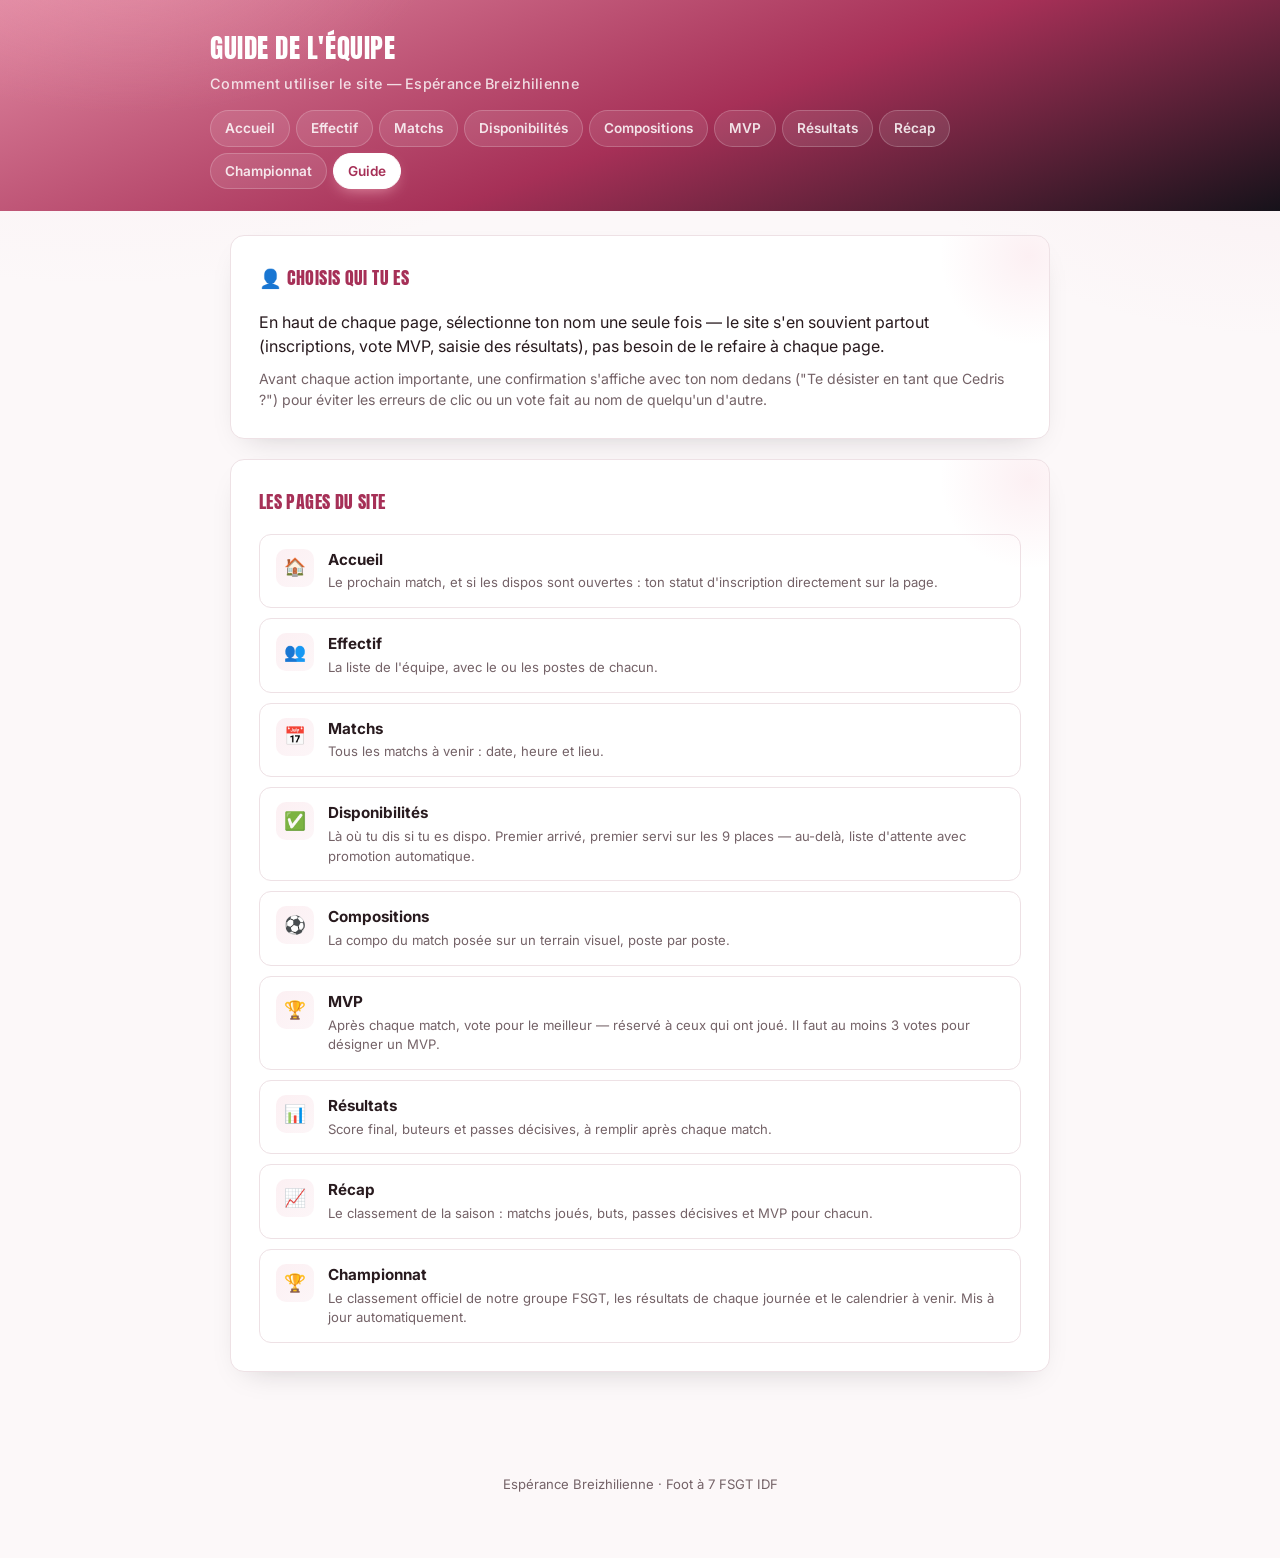
<file: guide.html>
<!DOCTYPE html>
<html lang="fr">
<head>
<meta charset="UTF-8">
<meta name="viewport" content="width=device-width, initial-scale=1.0">
<title>Guide — Espérance Breizhilienne</title>
<meta name="description" content="Comment utiliser le site de l'Espérance Breizhilienne : inscriptions, compositions, MVP, résultats.">
<link rel="preconnect" href="https://fonts.googleapis.com">
<link rel="preconnect" href="https://fonts.gstatic.com" crossorigin>
<link href="https://fonts.googleapis.com/css2?family=Anton&family=Inter:wght@400;500;600&display=swap" rel="stylesheet">
<link rel="stylesheet" href="style.css">
<link rel="icon" type="image/png" href="img/favicon.png">
</head>
<body>

<header class="app-hero">
  <div class="app-hero-inner">
    <h1>Guide de l'équipe</h1>
    <p class="tagline">Comment utiliser le site — Espérance Breizhilienne</p>
    <nav class="app-nav">
      <a href="index.html">Accueil</a>
      <a href="equipe.html">Effectif</a>
      <a href="matchs.html">Matchs</a>
      <a href="disponibilites.html">Disponibilités</a>
      <a href="compo.html">Compositions</a>
      <a href="mvp.html">MVP</a>
      <a href="resultats.html">Résultats</a>
      <a href="recap.html">Récap</a>
      <a href="championnat.html">Championnat</a>
      <a href="guide.html" class="active">Guide</a>
    </nav>
  </div>
</header>

<main class="app-main">

  <section class="card">
    <h2>👤 Choisis qui tu es</h2>
    <p style="margin:0 0 10px">
      En haut de chaque page, sélectionne ton nom une seule fois — le site s'en souvient partout
      (inscriptions, vote MVP, saisie des résultats), pas besoin de le refaire à chaque page.
    </p>
    <p style="margin:0;color:var(--muted);font-size:.88rem">
      Avant chaque action importante, une confirmation s'affiche avec ton nom dedans
      ("Te désister en tant que Cedris ?") pour éviter les erreurs de clic ou un vote fait au nom
      de quelqu'un d'autre.
    </p>
  </section>

  <section class="card">
    <h2>Les pages du site</h2>
    <div class="guide-pages">
      <a class="guide-page" href="index.html">
        <span class="guide-page-icon">🏠</span>
        <span>
          <strong>Accueil</strong>
          <span class="guide-page-desc">Le prochain match, et si les dispos sont ouvertes : ton statut d'inscription directement sur la page.</span>
        </span>
      </a>
      <a class="guide-page" href="equipe.html">
        <span class="guide-page-icon">👥</span>
        <span>
          <strong>Effectif</strong>
          <span class="guide-page-desc">La liste de l'équipe, avec le ou les postes de chacun.</span>
        </span>
      </a>
      <a class="guide-page" href="matchs.html">
        <span class="guide-page-icon">📅</span>
        <span>
          <strong>Matchs</strong>
          <span class="guide-page-desc">Tous les matchs à venir : date, heure et lieu.</span>
        </span>
      </a>
      <a class="guide-page" href="disponibilites.html">
        <span class="guide-page-icon">✅</span>
        <span>
          <strong>Disponibilités</strong>
          <span class="guide-page-desc">Là où tu dis si tu es dispo. Premier arrivé, premier servi sur les 9 places — au-delà, liste d'attente avec promotion automatique.</span>
        </span>
      </a>
      <a class="guide-page" href="compo.html">
        <span class="guide-page-icon">⚽</span>
        <span>
          <strong>Compositions</strong>
          <span class="guide-page-desc">La compo du match posée sur un terrain visuel, poste par poste.</span>
        </span>
      </a>
      <a class="guide-page" href="mvp.html">
        <span class="guide-page-icon">🏆</span>
        <span>
          <strong>MVP</strong>
          <span class="guide-page-desc">Après chaque match, vote pour le meilleur — réservé à ceux qui ont joué. Il faut au moins 3 votes pour désigner un MVP.</span>
        </span>
      </a>
      <a class="guide-page" href="resultats.html">
        <span class="guide-page-icon">📊</span>
        <span>
          <strong>Résultats</strong>
          <span class="guide-page-desc">Score final, buteurs et passes décisives, à remplir après chaque match.</span>
        </span>
      </a>
      <a class="guide-page" href="recap.html">
        <span class="guide-page-icon">📈</span>
        <span>
          <strong>Récap</strong>
          <span class="guide-page-desc">Le classement de la saison : matchs joués, buts, passes décisives et MVP pour chacun.</span>
        </span>
      </a>
      <a class="guide-page" href="championnat.html">
        <span class="guide-page-icon">🏆</span>
        <span>
          <strong>Championnat</strong>
          <span class="guide-page-desc">Le classement officiel de notre groupe FSGT, les résultats de chaque journée et le calendrier à venir. Mis à jour automatiquement.</span>
        </span>
      </a>
    </div>
  </section>

</main>

<footer>
  <p>Espérance Breizhilienne · Foot à 7 FSGT IDF</p>
</footer>

</body>
</html>
</file>
<file: style.css>
:root {
  --pink: #e189a2;
  --pink-dark: #a63057;
  --pink-bright: #eda1b4;
  --gold: #c0a159;
  --noir: #16121a;
  --paper: #fcf8f9;
  --card: #ffffff;
  --text: #281a1e;
  --muted: #746267;
  --border: #eee1e5;
  --radius: 14px;
  --font-display: 'Anton', 'Poppins', sans-serif;
  --ease: cubic-bezier(.22,.8,.32,1);
  --content-width: 720px;
}

@media (min-width: 1024px) {
  :root { --content-width: 860px; }
}

@media (min-width: 1440px) {
  :root { --content-width: 980px; }
}

* { box-sizing: border-box; }

body {
  margin: 0;
  min-height: 100vh;
  background:
    radial-gradient(900px 480px at 8% 0%, rgba(237,161,180,0.10), transparent 60%),
    radial-gradient(700px 420px at 100% 12%, rgba(225,137,162,0.08), transparent 55%),
    var(--paper);
  background-attachment: fixed;
  color: var(--text);
  font-family: 'Inter', system-ui, sans-serif;
  line-height: 1.5;
}

.hero {
  position: relative;
  overflow: hidden;
  background:
    radial-gradient(700px 380px at 15% -10%, rgba(237,161,180,0.35), transparent 60%),
    radial-gradient(600px 340px at 100% 10%, rgba(225,137,162,0.30), transparent 55%),
    linear-gradient(160deg, var(--pink) 0%, var(--pink-dark) 55%, var(--noir) 100%);
  color: #fff;
  padding: 64px 20px 56px;
  text-align: center;
}

.hero-inner { max-width: var(--content-width); margin: 0 auto; position: relative; }

.crest {
  width: 104px;
  height: auto;
  margin: 0 auto 20px;
  display: block;
  filter: drop-shadow(0 16px 26px rgba(0,0,0,0.45));
}

.hero h1 {
  font-family: var(--font-display);
  font-weight: 400;
  text-transform: uppercase;
  letter-spacing: .01em;
  font-size: clamp(1.9rem, 5vw, 2.8rem);
  margin: 0 0 8px;
}

.tagline {
  margin: 0 0 20px;
  color: rgba(255,255,255,0.8);
  font-weight: 500;
  letter-spacing: .3px;
}

.colors { display: flex; justify-content: center; gap: 10px; }

.swatch {
  width: 22px;
  height: 22px;
  border-radius: 50%;
  border: 2px solid rgba(255,255,255,0.6);
  display: inline-block;
}

.swatch.pink { background: var(--pink); }
.swatch.noir { background: var(--noir); }

main {
  max-width: var(--content-width);
  margin: -32px auto 0;
  padding: 0 20px 60px;
  display: flex;
  flex-direction: column;
  gap: 20px;
  position: relative;
}

.card {
  position: relative;
  overflow: hidden;
  background: var(--card);
  border: 1px solid var(--border);
  border-radius: var(--radius);
  padding: 28px;
  box-shadow: 0 12px 30px -18px rgba(22,18,26,0.25);
  transition: transform .25s var(--ease), box-shadow .25s var(--ease), border-color .25s var(--ease);
}

.card::before {
  content: "";
  position: absolute;
  top: -70px;
  right: -70px;
  width: 180px;
  height: 180px;
  border-radius: 50%;
  background: radial-gradient(circle, rgba(237,161,180,0.16), transparent 70%);
  pointer-events: none;
  transition: opacity .25s var(--ease);
}

.card:hover {
  transform: translateY(-3px);
  box-shadow: 0 20px 38px -18px rgba(225,137,162,0.35);
  border-color: rgba(237,161,180,0.35);
}

.card:hover::before { opacity: 1; }

.card h2 {
  font-family: var(--font-display);
  font-weight: 400;
  text-transform: uppercase;
  letter-spacing: .02em;
  font-size: 1.15rem;
  margin: 0 0 18px;
  color: var(--pink-dark);
}

.match-competition {
  font-size: .8rem;
  text-transform: uppercase;
  letter-spacing: .6px;
  color: var(--muted);
  font-weight: 600;
  margin-bottom: 10px;
}

.match-teams {
  display: flex;
  align-items: center;
  gap: 12px;
  flex-wrap: wrap;
  font-family: var(--font-display);
  font-weight: 400;
  text-transform: uppercase;
  letter-spacing: .01em;
  font-size: 1.2rem;
  margin-bottom: 16px;
}

.match-teams .us { color: var(--pink); }
.match-teams .vs {
  font-size: .8rem;
  font-weight: 600;
  color: var(--muted);
  background: var(--paper);
  padding: 2px 10px;
  border-radius: 20px;
}

.match-details {
  display: flex;
  flex-wrap: wrap;
  gap: 20px;
  font-size: .92rem;
  color: var(--text);
  border-top: 1px dashed var(--border);
  padding-top: 14px;
}

.match-details strong {
  display: block;
  font-size: .72rem;
  text-transform: uppercase;
  letter-spacing: .5px;
  color: var(--muted);
  font-weight: 600;
  margin-bottom: 2px;
}

.avail-counter {
  display: inline-flex;
  align-items: center;
  gap: 6px;
  font-size: .82rem;
  font-weight: 700;
  color: var(--pink-dark);
  background: rgba(225,137,162,0.18);
  border: 1px solid rgba(225,137,162,0.5);
  border-radius: 20px;
  padding: 5px 14px;
  margin: 10px 0 14px;
}

.table-scroll {
  overflow-x: auto;
  -webkit-overflow-scrolling: touch;
}

table.calendar {
  width: 100%;
  min-width: 560px;
  border-collapse: collapse;
  font-size: .92rem;
}

table.calendar th {
  text-align: left;
  font-size: .72rem;
  text-transform: uppercase;
  letter-spacing: .5px;
  color: var(--muted);
  padding: 8px 10px;
  border-bottom: 2px solid var(--border);
  white-space: nowrap;
}

table.calendar td {
  padding: 12px 10px;
  border-bottom: 1px solid var(--border);
}

table.calendar tr:last-child td { border-bottom: none; }

.note {
  margin: 16px 0 0;
  font-size: .82rem;
  color: var(--muted);
}

.note a { color: var(--pink); }

footer {
  text-align: center;
  padding: 30px 20px 50px;
  color: var(--muted);
  font-size: .82rem;
}

/* ───────────────────────── App pages (nav, forms, pitch) ───────────────────────── */

.app-hero {
  position: sticky;
  top: 0;
  z-index: 20;
  background:
    radial-gradient(500px 260px at 10% -20%, rgba(237,161,180,0.35), transparent 60%),
    linear-gradient(160deg, var(--pink) 0%, var(--pink-dark) 55%, var(--noir) 100%);
  color: #fff;
  padding: 28px 20px 22px;
}

.app-hero-inner {
  max-width: var(--content-width);
  margin: 0 auto;
}

.app-hero h1 {
  font-family: var(--font-display);
  font-weight: 400;
  text-transform: uppercase;
  letter-spacing: .02em;
  font-size: 1.7rem;
  margin: 0 0 4px;
}

.app-hero .tagline {
  margin: 0;
  color: rgba(255,255,255,0.8);
  font-size: .9rem;
}

nav.app-nav {
  display: flex;
  gap: 6px;
  flex-wrap: nowrap;
  overflow-x: auto;
  margin-top: 16px;
  padding-bottom: 2px;
  -ms-overflow-style: none;
  scrollbar-width: none;
}

nav.app-nav::-webkit-scrollbar { display: none; }

/* Above phone width there's room to spare — wrap onto extra rows
   instead of relying on horizontal scroll, so no pill can ever end up
   silently clipped at the edge of the scroll container (depends on
   exact font metrics/zoom, unlike wrapping which always fits). */
@media (min-width: 640px) {
  nav.app-nav {
    flex-wrap: wrap;
    overflow-x: visible;
    padding-bottom: 0;
  }
}

nav.app-nav a {
  flex: 0 0 auto;
  color: rgba(255,255,255,0.85);
  text-decoration: none;
  font-size: .85rem;
  font-weight: 600;
  padding: 7px 14px;
  border-radius: 20px;
  background: rgba(255,255,255,0.1);
  border: 1px solid rgba(255,255,255,0.2);
  white-space: nowrap;
  transition: background .2s var(--ease), color .2s var(--ease), border-color .2s var(--ease);
}

nav.app-nav a:hover {
  background: rgba(255,255,255,0.18);
  border-color: rgba(255,255,255,0.35);
}

nav.app-nav a.active {
  background: #fff;
  color: var(--pink-dark);
  border-color: #fff;
  box-shadow: 0 6px 16px -6px rgba(237,161,180,0.9);
}

/* Identité partagée (bandeau "Tu es : ...") */

.app-hero-top {
  display: flex;
  justify-content: space-between;
  align-items: flex-start;
  gap: 14px;
  flex-wrap: wrap;
}

.identity-bar {
  display: flex;
  align-items: center;
  gap: 8px;
  flex: 0 0 auto;
}

.identity-bar--center { justify-content: center; margin-top: 16px; }

.identity-bar .identity-label {
  font-size: .78rem;
  color: rgba(255,255,255,0.75);
  white-space: nowrap;
}

.identity-bar select {
  background: rgba(255,255,255,0.14);
  border: 1px solid rgba(255,255,255,0.35);
  color: #fff;
  font-size: .82rem;
  font-weight: 600;
  font-family: inherit;
  padding: 6px 12px;
  border-radius: 20px;
  cursor: pointer;
}

.identity-bar select:hover { background: rgba(255,255,255,0.22); }

.identity-bar select option {
  color: var(--text);
  background: #fff;
}

main.app-main {
  max-width: var(--content-width);
  margin: 24px auto 60px;
  padding: 0 20px;
  display: flex;
  flex-direction: column;
  gap: 20px;
}

.config-warning {
  background: #fff4e5;
  border: 1px solid #f3c98b;
  color: #7a4a00;
  border-radius: var(--radius);
  padding: 16px 20px;
  font-size: .88rem;
  line-height: 1.5;
}

.config-warning code {
  background: rgba(0,0,0,0.06);
  padding: 1px 5px;
  border-radius: 4px;
}

/* Forms */

.field {
  display: flex;
  flex-direction: column;
  gap: 4px;
  margin-bottom: 14px;
}

.field label {
  font-size: .78rem;
  text-transform: uppercase;
  letter-spacing: .5px;
  color: var(--muted);
  font-weight: 600;
}

.field input,
.field select {
  border: 1px solid var(--border);
  border-radius: 8px;
  padding: 9px 12px;
  font-size: .95rem;
  font-family: inherit;
  background: #fff;
  color: var(--text);
}

.checkbox-group {
  display: flex;
  flex-wrap: wrap;
  gap: 8px;
}

.checkbox-group label {
  display: flex;
  align-items: center;
  gap: 6px;
  font-size: .85rem;
  padding: 6px 12px;
  border-radius: 20px;
  border: 1px solid var(--border);
  background: #fff;
  cursor: pointer;
}

.checkbox-inline {
  display: flex;
  align-items: center;
  gap: 8px;
  font-size: .85rem;
  color: var(--text);
  cursor: pointer;
}

.form-row {
  display: flex;
  gap: 12px;
  flex-wrap: wrap;
}

.form-row .field { flex: 1; min-width: 140px; }

.btn {
  display: inline-flex;
  align-items: center;
  justify-content: center;
  gap: 6px;
  border: none;
  border-radius: 10px;
  padding: 10px 18px;
  font-size: .9rem;
  font-weight: 600;
  font-family: inherit;
  cursor: pointer;
  background: linear-gradient(135deg, var(--pink-bright), var(--pink));
  color: #fff;
  transition: transform .2s var(--ease), box-shadow .2s var(--ease), background .2s var(--ease);
}

.btn:hover {
  background: linear-gradient(135deg, var(--pink), var(--pink-dark));
  transform: translateY(-1px);
  box-shadow: 0 10px 20px -10px rgba(225,137,162,0.6);
}
.btn.secondary {
  background: var(--paper);
  color: var(--pink-dark);
  border: 1px solid var(--border);
}
.btn.danger { background: #c0392b; }
.btn.small { padding: 6px 12px; font-size: .8rem; }

/* Roster */

.position-badge {
  display: inline-block;
  font-size: .68rem;
  font-weight: 700;
  letter-spacing: .4px;
  padding: 3px 10px;
  border-radius: 20px;
  border: 1px solid transparent;
}
/* Teintes dérivées de l'écusson (or/noir/rose) plutôt que 4 couleurs
   franches sans rapport entre elles — différenciables mais assorties. */
.position-badge.GK  { background: rgba(192,161,89,0.16); color: #8a6a2c; border-color: rgba(192,161,89,0.45); }
.position-badge.DEF { background: rgba(22,18,26,0.07);   color: var(--noir); border-color: rgba(22,18,26,0.2); }
.position-badge.MID { background: rgba(225,137,162,0.18); color: var(--pink-dark); border-color: rgba(225,137,162,0.5); }
.position-badge.ATT { background: rgba(168,70,47,0.14);  color: #a8462f; border-color: rgba(168,70,47,0.4); }

.player-row {
  display: flex;
  align-items: flex-start;
  justify-content: space-between;
  padding: 12px 0;
  border-bottom: 1px solid var(--border);
  gap: 10px;
}
.player-row:last-child { border-bottom: none; }
.player-row .player-name { font-weight: 600; flex: 1; }

.player-info {
  flex: 1;
  min-width: 0;
  display: flex;
  flex-direction: column;
  gap: 6px;
}

.player-info .player-name {
  font-weight: 600;
  font-size: .98rem;
}

.player-badges {
  display: flex;
  flex-wrap: wrap;
  gap: 4px;
}

.player-notes {
  font-size: .78rem;
  color: var(--muted);
}

.player-actions {
  display: flex;
  gap: 6px;
  flex-shrink: 0;
}

/* Availability */

.match-picker {
  display: flex;
  flex-direction: column;
  gap: 8px;
}

.match-option {
  display: flex;
  justify-content: space-between;
  align-items: center;
  border: 1px solid var(--border);
  border-radius: 10px;
  padding: 12px 16px;
  cursor: pointer;
  background: #fff;
}
.match-option.selected {
  border-color: var(--pink);
  box-shadow: 0 0 0 2px rgba(225,137,162,0.15);
}
.match-option .opp { font-weight: 700; }
.match-option .date { font-size: .82rem; color: var(--muted); }

.status-buttons {
  display: flex;
  gap: 8px;
}
.status-btn {
  flex: 1;
  border-radius: 10px;
  border: 1px solid var(--border);
  padding: 8px 10px;
  font-size: .82rem;
  font-weight: 600;
  cursor: pointer;
  background: #fff;
  color: var(--text);
}
.status-btn.disponible.active { background: #2ea86a; border-color: #2ea86a; color: #fff; }
.status-btn.incertain.active { background: #e0a100; border-color: #e0a100; color: #fff; }
.status-btn.indisponible.active { background: #c0392b; border-color: #c0392b; color: #fff; }

.drop-locked {
  background: var(--paper);
  border: 1px dashed var(--border);
  border-radius: 10px;
  padding: 14px;
  font-size: .88rem;
  font-weight: 600;
  color: var(--muted);
  text-align: center;
}

.countdown {
  font-weight: 700;
  color: var(--pink);
}

.roster-line {
  font-size: .82rem;
  color: var(--muted);
  line-height: 1.6;
}

.roster-line strong {
  color: var(--text);
}

.avail-row {
  display: flex;
  align-items: center;
  justify-content: space-between;
  padding: 8px 0;
  border-bottom: 1px solid var(--border);
  gap: 10px;
}
.avail-row:last-child { border-bottom: none; }

/* Pitch / lineup builder */

.pitch-wrap {
  position: relative;
  width: 100%;
  max-width: 460px;
  margin: 0 auto;
  aspect-ratio: 3 / 4;
  background: linear-gradient(180deg, #2ea86a 0%, #278f5c 100%);
  border-radius: var(--radius);
  overflow: hidden;
  border: 3px solid #1f6e45;
}

.pitch-wrap::before {
  content: "";
  position: absolute;
  inset: 6px;
  border: 2px solid rgba(255,255,255,0.5);
  border-radius: 6px;
}

.pitch-wrap::after {
  content: "";
  position: absolute;
  left: 50%;
  top: 50%;
  width: 70px;
  height: 70px;
  margin: -35px 0 0 -35px;
  border: 2px solid rgba(255,255,255,0.5);
  border-radius: 50%;
}

.pitch-slot {
  position: absolute;
  transform: translate(-50%, -50%);
  display: flex;
  flex-direction: column;
  align-items: center;
  gap: 2px;
  width: 78px;
}

.pitch-slot select {
  width: 100%;
  font-size: .68rem;
  padding: 3px 2px;
  border-radius: 6px;
  border: 1px solid rgba(255,255,255,0.7);
  background: rgba(255,255,255,0.95);
  text-align: center;
}

@media (max-width: 420px) {
  .pitch-slot { width: 66px; }
  .pitch-slot select { font-size: .62rem; padding: 3px 1px; }
}

.pitch-slot .slot-label {
  font-size: .6rem;
  color: rgba(255,255,255,0.85);
  font-weight: 700;
  text-transform: uppercase;
}

.lineup-tabs {
  display: flex;
  gap: 8px;
  flex-wrap: wrap;
  margin-bottom: 14px;
}

.lineup-tab {
  padding: 6px 14px;
  border-radius: 20px;
  border: 1px solid var(--border);
  background: #fff;
  font-size: .82rem;
  font-weight: 600;
  cursor: pointer;
}
.lineup-tab.active {
  background: var(--pink);
  color: #fff;
  border-color: var(--pink);
}

.bench {
  margin-top: 16px;
  padding-top: 14px;
  border-top: 1px dashed var(--border);
}

.bench-list {
  display: flex;
  flex-wrap: wrap;
  gap: 6px;
  margin-top: 8px;
}

.bench-chip {
  font-size: .78rem;
  padding: 4px 10px;
  border-radius: 20px;
  background: var(--paper);
  border: 1px solid var(--border);
}

/* Inline confirm / toast (replaces window.confirm / alert) */

.inline-confirm {
  display: inline-flex;
  align-items: center;
  gap: 8px;
  flex-wrap: wrap;
  background: #fff4f2;
  border: 1px solid #f3c4ba;
  border-radius: 10px;
  padding: 6px 10px;
}

.inline-confirm-msg {
  font-size: .82rem;
  color: #7a2c1c;
}

.toast {
  position: fixed;
  left: 50%;
  bottom: 24px;
  transform: translateX(-50%) translateY(20px);
  background: var(--noir);
  color: #fff;
  padding: 12px 20px;
  border-radius: 10px;
  font-size: .88rem;
  font-weight: 600;
  opacity: 0;
  pointer-events: none;
  transition: opacity .2s ease, transform .2s ease;
  z-index: 1000;
  max-width: 90vw;
  text-align: center;
}

.toast.visible {
  opacity: 1;
  transform: translateX(-50%) translateY(0);
}

/* Résultats (score + buteurs) */

.score-row {
  display: flex;
  align-items: center;
  gap: 8px;
  flex-wrap: wrap;
}

.score-team {
  font-weight: 600;
  font-size: .9rem;
}

.score-input {
  width: 56px;
  border: 1px solid var(--border);
  border-radius: 8px;
  padding: 8px;
  font-size: .95rem;
  text-align: center;
  font-family: inherit;
  -moz-appearance: textfield;
}

.score-input::-webkit-outer-spin-button,
.score-input::-webkit-inner-spin-button {
  -webkit-appearance: none;
  margin: 0;
}

.score-input.small {
  width: 48px;
  padding: 6px;
}

.scorers-list {
  display: flex;
  flex-direction: column;
  gap: 6px;
}

.scorer-row {
  display: flex;
  align-items: center;
  justify-content: space-between;
  font-size: .9rem;
  padding: 8px 0;
  border-bottom: 1px solid var(--border);
}
.scorer-row:last-child { border-bottom: none; }

.scorer-name { font-weight: 600; }

.scorer-controls {
  display: flex;
  align-items: center;
  gap: 8px;
}

.scorer-count {
  min-width: 1.2em;
  text-align: center;
  font-weight: 700;
  color: var(--pink-dark);
}

.step-btn,
.scorer-remove {
  width: 28px;
  height: 28px;
  flex: 0 0 auto;
  border-radius: 50%;
  border: 1px solid var(--border);
  background: #fff;
  font-size: 1rem;
  line-height: 1;
  cursor: pointer;
  display: inline-flex;
  align-items: center;
  justify-content: center;
  padding: 0;
}

.step-btn { color: var(--pink-dark); font-weight: 700; }
.step-btn:hover { background: var(--paper); }

.scorer-remove { color: #c0392b; font-size: .9rem; }
.scorer-remove:hover { background: #fff4f2; border-color: #f3c4ba; }

.add-scorer-form {
  display: flex;
  gap: 8px;
  flex-wrap: wrap;
  align-items: center;
  margin-top: 10px;
  padding-top: 10px;
  border-top: 1px dashed var(--border);
}

.add-scorer-form select { flex: 1; min-width: 140px; }

/* MVP voting */

.mvp-option {
  display: flex;
  align-items: center;
  justify-content: space-between;
  width: 100%;
  border: 1px solid var(--border);
  border-radius: 10px;
  padding: 10px 14px;
  background: #fff;
  font-family: inherit;
  font-size: .92rem;
  font-weight: 600;
  color: var(--text);
  cursor: pointer;
}

.mvp-option:disabled {
  cursor: default;
  opacity: .7;
}

.mvp-crown {
  display: inline-block;
  width: 1.4em;
}

.mvp-player {
  display: flex;
  flex-direction: column;
  align-items: flex-start;
  gap: 2px;
  text-align: left;
}

.mvp-player-stats {
  font-size: .74rem;
  font-weight: 500;
  color: var(--muted);
}

.mvp-option.selected {
  border-color: var(--pink);
  background: #faf0f3;
  box-shadow: 0 0 0 2px rgba(225,137,162,0.15);
}

.mvp-count {
  font-size: .82rem;
  font-weight: 700;
  color: var(--pink);
  background: var(--paper);
  border-radius: 20px;
  padding: 2px 10px;
  min-width: 24px;
  text-align: center;
}

/* Guide */

.guide-pages {
  display: flex;
  flex-direction: column;
  gap: 10px;
}

.guide-page {
  display: flex;
  align-items: flex-start;
  gap: 14px;
  padding: 14px 16px;
  border: 1px solid var(--border);
  border-radius: 12px;
  text-decoration: none;
  color: var(--text);
  transition: border-color .2s var(--ease), background .2s var(--ease);
}

.guide-page:hover {
  border-color: var(--pink);
  background: var(--paper);
}

.guide-page-icon {
  flex: 0 0 auto;
  width: 38px;
  height: 38px;
  border-radius: 10px;
  background: linear-gradient(135deg, rgba(237,161,180,0.16), rgba(225,137,162,0.08));
  display: flex;
  align-items: center;
  justify-content: center;
  font-size: 1.1rem;
}

.guide-page strong {
  display: block;
  font-size: .95rem;
  margin-bottom: 2px;
}

.guide-page-desc {
  display: block;
  font-size: .82rem;
  color: var(--muted);
}

/* ───────────────────────── Championnat ───────────────────────── */

.champ-meta { margin: -8px 0 12px; font-size: .82rem; color: var(--muted); }

table.champ-table { min-width: 0; font-size: .88rem; }
table.champ-table th, table.champ-table td { padding: 10px 6px; }
table.champ-table .num { text-align: center; }
table.champ-table tr.champ-us-row td { background: rgba(225, 137, 162, .14); }

.champ-us { color: var(--pink-dark); }

.champ-round { margin-top: 18px; }
.champ-round:first-child { margin-top: 0; }
.champ-round h3, .champ-round summary {
  margin: 0 0 6px;
  font-size: .72rem;
  font-weight: 600;
  text-transform: uppercase;
  letter-spacing: .5px;
  color: var(--muted);
  cursor: default;
}
.champ-round summary { cursor: pointer; padding: 4px 0; }

.champ-match {
  display: grid;
  grid-template-columns: 38px minmax(0, 1fr) auto minmax(0, 1fr) 22px;
  align-items: center;
  gap: 8px;
  padding: 9px 8px;
  border-bottom: 1px solid var(--border);
  font-size: .88rem;
}
.champ-match:last-child { border-bottom: none; }
.champ-match.ours { background: rgba(225, 137, 162, .12); border-radius: 8px; border-bottom-color: transparent; }
.champ-date { color: var(--muted); font-size: .78rem; }
.champ-home { text-align: right; }
.champ-score { font-weight: 600; white-space: nowrap; text-align: center; min-width: 46px; }
.champ-score.vs { color: var(--muted); font-weight: 400; }
.champ-detail { grid-column: 2 / -1; font-size: .76rem; color: var(--muted); }

.champ-chip {
  display: inline-flex; align-items: center; justify-content: center;
  width: 22px; height: 22px; border-radius: 50%;
  font-size: .72rem; font-weight: 600;
}
.champ-chip.win { background: rgba(60, 140, 90, .16); color: #2f7a4d; }
.champ-chip.draw { background: rgba(22, 18, 26, .08); color: var(--noir); }
.champ-chip.loss { background: rgba(168, 70, 47, .16); color: #a8462f; }

@media (max-width: 520px) {
  table.champ-table { font-size: .8rem; }
  table.champ-table th, table.champ-table td { padding: 8px 3px; }
  table.champ-table .hide-sm { display: none; }
}

@media (max-width: 520px) {
  .champ-match { gap: 5px; padding: 9px 4px; font-size: .8rem; }
  .champ-date { font-size: .72rem; }
  .champ-score { min-width: 38px; }
}
</file>
